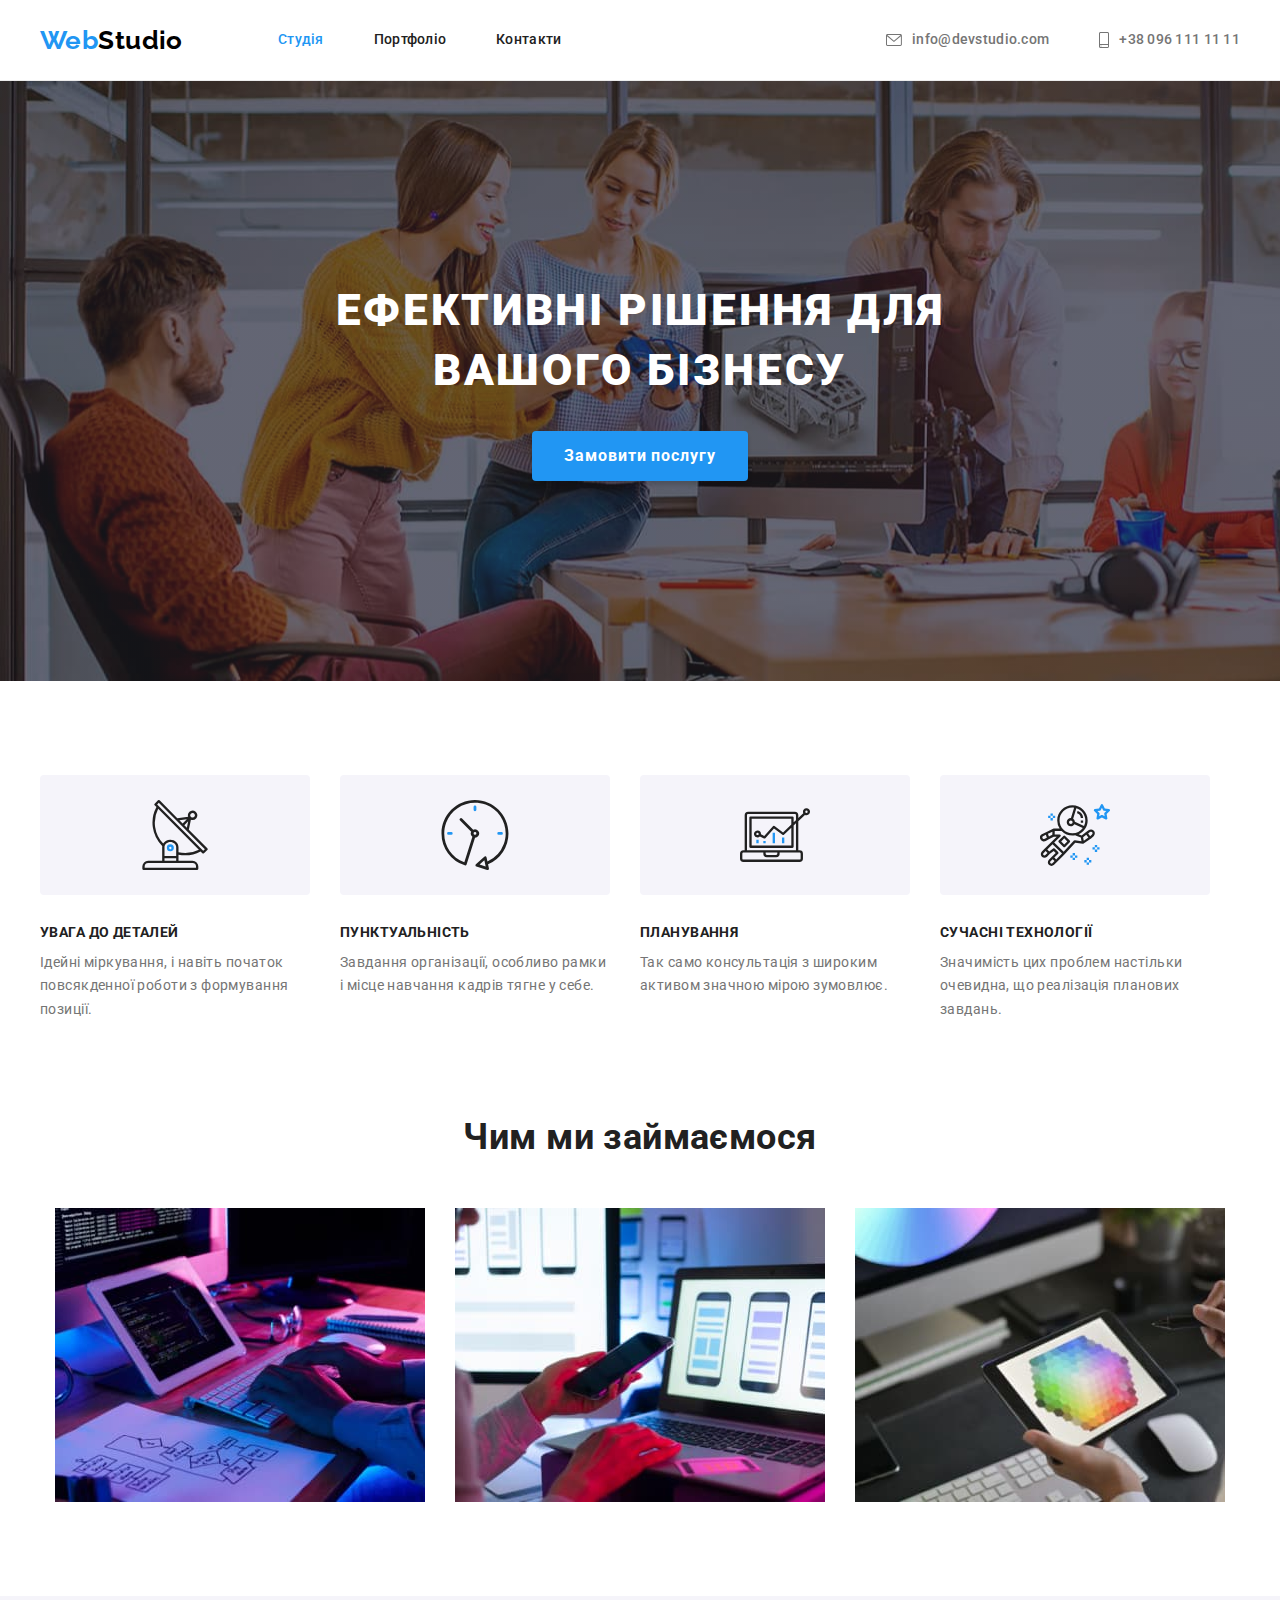
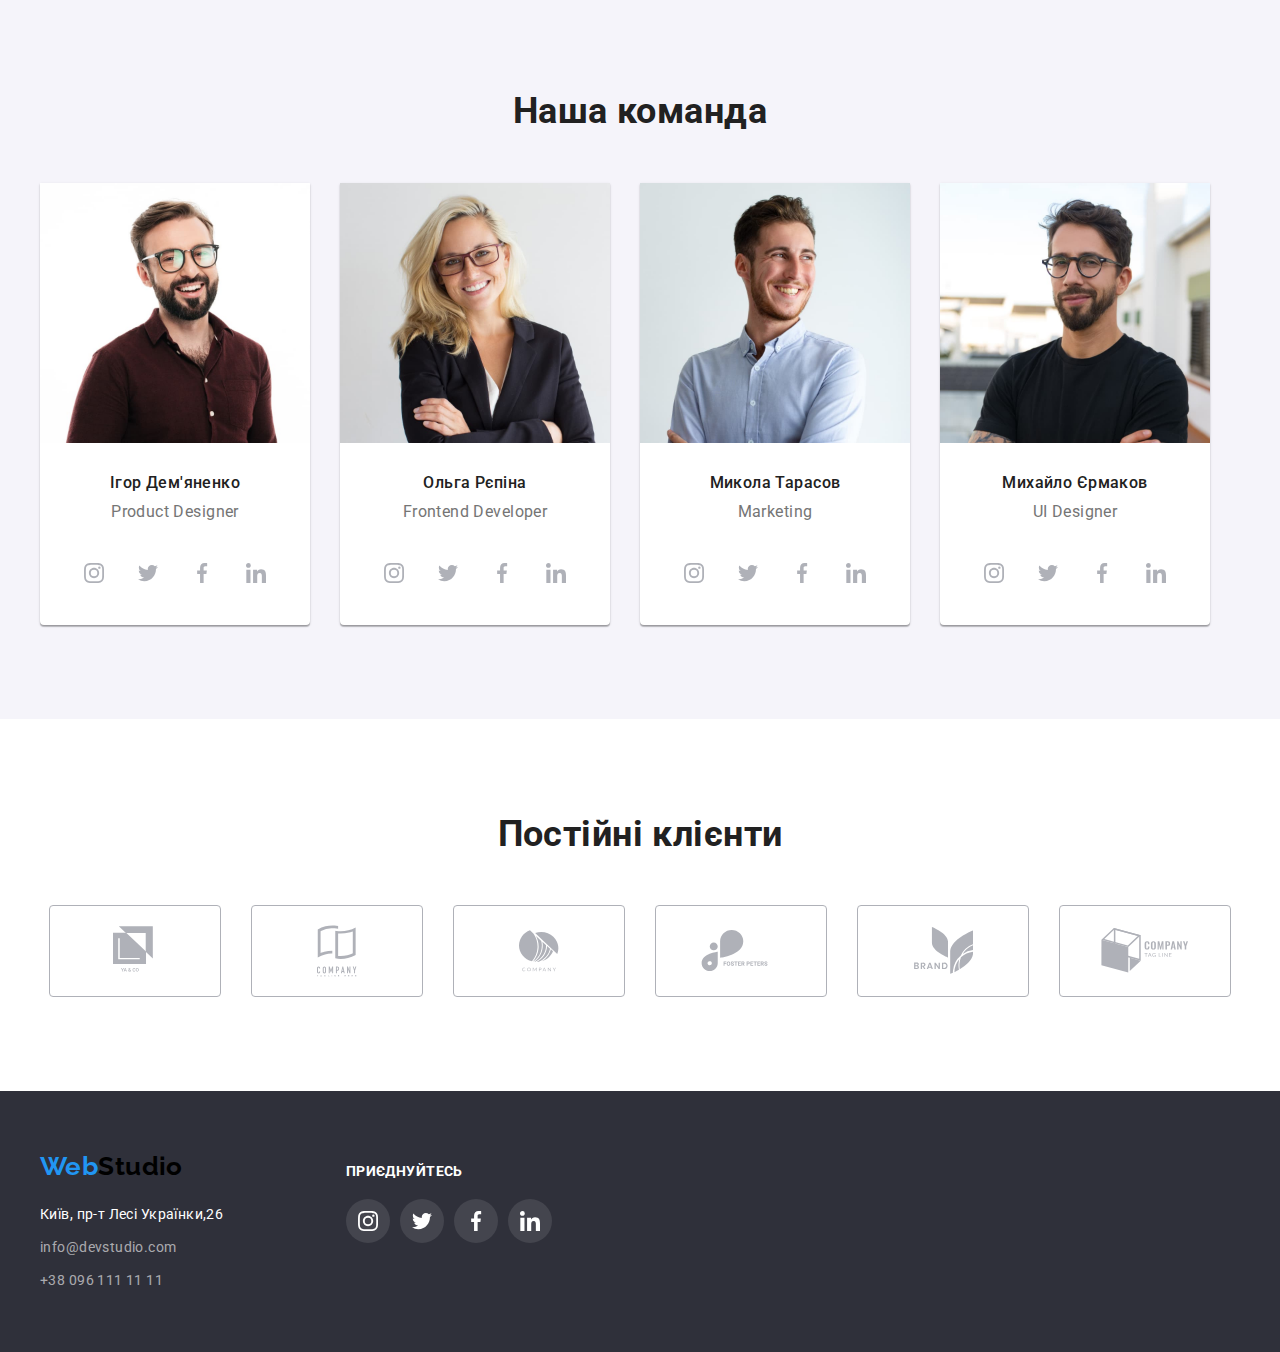
<file: index.html>
<!DOCTYPE html>
<html lang="ua">
<head>
    <meta charset="UTF-8"/>
    <meta http-equiv="X-UA-Compatible" content="IE=edge"/>
    <meta name="viewport" content="width=device-width, initial-scale=1.0"/>
    <title>Document</title>
    <link href="https://fonts.googleapis.com/css2?family=Raleway:wght@700&family=Roboto:wght@400;500;700;900&display=swap"
    rel="stylesheet"/>
  <link rel="stylesheet" href="./css/nornalize.css" />
  <link rel="stylesheet"type="text/css" href="./css/styles.css"/>
</head>
<body>
    <header class="header">
      <div class="container">
        <!--nav-->
        <nav class="nav">
            <a  class="logo link" href="./index.html"><span class="logo-text">Web</span>Studio</a>
            <ul class="list">
              <li class="item">
                <a href="./index.html" class="link current">Студія</a></li>
              <li class="item">
                <a href="./portfolio.html" class="link">Портфоліо</a></li>
              <li class="item">
                <a href="#" class="link">Контакти</a></li>
            </ul>
        </nav>
          <ul  class="contacts list">
          <li class="item">
            <a href="mailto:info@devstudio.com" class="link">
              <svg class="icon" width="16" height="12">
              <use href="./images/img1/fail.svg#icon-mail"></use>
            </svg>info@devstudio.com</a>
        </li>
          <li class="item">
            <a href="tel:+38 096 111 11 11" class="link">
              <svg class="icon" width="10" height="16">
                <use href="./images/img1/fail.svg#icon-smartphone"></use>
              </svg>+38 096 111 11 11</a>
        </li>  
      </ul></div>
    </header>
    <main>
     <section class="hero">
      <div class="container">
        <h1 class="hero-titel">
          ЕФЕКТИВНІ РІШЕННЯ ДЛЯ <br/>
          ВАШОГО БІЗНЕСУ</h1>
        <button type="button"
         class="button" href="button">Замовити послугу</button></div>
             </section>
     <section class="advantages">
      <div class="container">
        <ul class="list">
        <li class="item">
          <div class="icon-box">
            <svg class="icon" width="70" height="70">
              <use href="./images/img1/fail.svg#icon-antenna"></use>
            </svg>
          </div>
          <h3 class="titel">УВАГА ДО ДЕТАЛЕЙ</h3>
          <p class="text">Ідейні міркування,
             і навіть початок повсякденної роботи з формування позиції.</p></li>
        <li class="item">
          <div class="icon-box">
            <svg class="icon" width="70" height="70">
              <use href="./images/img1/fail.svg#icon-clock"></use>
            </svg>
          </div>
          <h3 class="titel">ПУНКТУАЛЬНІСТЬ</h3>
        <p class="text">Завдання організації,
             особливо рамки і місце навчання кадрів тягне у себе.</p></li>
        <li class="item">
          <div class="icon-box">
          <svg class="icon" width="70" height="70">
            <use href="./images/img1/fail.svg#icon-diagram"></use>
          </svg>
        </div><h3 class="titel">ПЛАНУВАННЯ</h3>
        <p class="text">Так само консультація з широким активом значною мірою зумовлює.</p></li>
        <li class="item">
          <div class="icon-box">
            <svg class="icon" width="70" height="70">
              <use href="./images/img1/fail.svg#icon-astronaut"></use>
            </svg>
          </div>
          <h3 class="titel">СУЧАСНІ ТЕХНОЛОГІЇ</h3>
        <p class="text">Значимість цих проблем настільки очевидна, що реалізація планових завдань.</p></li>
        </ul></div>
     </section>
     <section class="work">
      <div class="container">
        <h2 class="titel">Чим ми займаємося</h2>
        <ul  class="list">
        <li class="item">
          <img src="images/images1/work/box 1.jpg" width="370px" height="294"/></li>
        <li class="item">
          <img src="images/images1/work/box 2.jpg" width="370px" height="294"/></li>
        <li class="item">
          <img src="images/images1/work/box 3 (1).jpg" width="370px" height="294"/></li>
    </ul></div>
     </section>
     <section  class="team">
      <div class="container">
        <h2 class="titel">Наша команда</h2>
        <ul class="list">
    <li class="card">
    <img src="images/images1/user/team card 1.jpg" alt="Ігор" width="270"/>
    <h3 class="titel">Ігор Дем'яненко</h3>
    <p class="text">Product Designer</p>
    <ul class="list">
      <li class="item">
        <a class="link" href="https://www.instagram.com/" target="_blank" rel="noopener noreferrer">
          <svg class="icon" width="20" height="20">
            <use href="./images/img1/fail.svg#icon-instagram"></use>
          </svg>
        </a>
      </li>
      <li class="item">
        <a class="link" href="https://twitter.com/" target="_blank" rel="noopener noreferrer"
          ><svg class="icon" width="20" height="20">
            <use href="./images/img1/fail.svg#icon-twitter"></use>
          </svg>
        </a>
      </li>
      <li class="item">
        <a class="link" href="https://www.facebook.com/" target="_blank" rel="noopener noreferrer"
          ><svg class="icon" width="20" height="20">
            <use href="./images/img1/fail.svg#icon-facebook"></use>
          </svg>
        </a>
      </li>
      <li class="item">
        <a class="link" href="https://www.linkedin.com/" target="_blank" rel="noopener noreferrer"
          ><svg class="icon" width="20" height="20">
            <use href="./images/img1/fail.svg#icon-linkedin"></use></svg></a>
      </li>
    </ul>
    </li>
    <li class="card"><img src="images/images1/user/team card 2.jpg" alt="Ольга" width="270"/>
    <h3 class="titel">Ольга Рєпіна</h3>
    <p class="text">Frontend Developer</p>
    <ul class="list">
      <li class="item">
        <a class="link" href="https://www.instagram.com/" target="_blank" rel="noopener noreferrer">
          <svg class="icon" width="20" height="20">
            <use href="./images/img1/fail.svg#icon-instagram"></use></svg></a>
      </li>
      <li class="item">
        <a class="link" href="https://twitter.com/" target="_blank" rel="noopener noreferrer"
          ><svg class="icon" width="20" height="20">
            <use href="./images/img1/fail.svg#icon-twitter"></use></svg></a>
      </li>
      <li class="item">
        <a class="link" href="https://www.facebook.com/" target="_blank" rel="noopener noreferrer"
          ><svg class="icon" width="20" height="20">
            <use href="./images/img1/fail.svg#icon-facebook"></use></svg></a>
      </li>
      <li class="item">
        <a class="link" href="https://www.linkedin.com/" target="_blank" rel="noopener noreferrer"
          ><svg class="icon" width="20" height="20">
            <use href="./images/img1/fail.svg#icon-linkedin"></use>
          </svg>
        </a>
      </li>
    </ul>
  </li>
    <li class="card">
      <img src="images/images1/user/team card 3.jpg" alt="Микола" width="270"/>
    <h3 class="titel">Микола Тарасов</h3>
    <p class="text">Marketing</p>
    <ul class="list">
      <li class="item">
        <a class="link" href="https://www.instagram.com/" target="_blank" rel="noopener noreferrer">
          <svg class="icon" width="20" height="20">
            <use href="./images/img1/fail.svg#icon-instagram"></use></svg></a>
      </li>
      <li class="item">
        <a class="link" href="https://twitter.com/" target="_blank" rel="noopener noreferrer"
          ><svg class="icon" width="20" height="20">
            <use href="./images/img1/fail.svg#icon-twitter"></use></svg></a>
      </li>
      <li class="item">
        <a class="link" href="https://www.facebook.com/" target="_blank" rel="noopener noreferrer"
          ><svg class="icon" width="20" height="20">
            <use href="./images/img1/fail.svg#icon-facebook"></use></svg></a>
      </li>
      <li class="item">
        <a class="link" href="https://www.linkedin.com/" target="_blank" rel="noopener noreferrer"
          ><svg class="icon" width="20" height="20">
            <use href="./images/img1/fail.svg#icon-linkedin"></use></svg></a>
      </li>
    </ul>
  </li>
    <li class="card">
    <img src="images/images1/user/team card 4.jpg" alt="Михайло" width="270"/>
    <h3 class="titel">Михайло Єрмаков</h3>
    <p class="text">UI Designer</p>
    <ul class="list">
      <li class="item">
        <a class="link" href="https://www.instagram.com/" target="_blank" rel="noopener noreferrer">
          <svg class="icon" width="20" height="20">
            <use href="./images/img1/fail.svg#icon-instagram"></use></svg></a>
      </li>
      <li class="item">
        <a class="link" href="https://twitter.com/" target="_blank" rel="noopener noreferrer"
          ><svg class="icon" width="20" height="20">
            <use href="./images/img1/fail.svg#icon-twitter"></use></svg></a>
      </li>
      <li class="item">
        <a class="link" href="https://www.facebook.com/" target="_blank" rel="noopener noreferrer"
          ><svg class="icon" width="20" height="20">
            <use href="./images/img1/fail.svg#icon-facebook"></use></svg></a>
      </li>
      <li class="item">
        <a class="link" href="https://www.linkedin.com/" target="_blank" rel="noopener noreferrer"
          ><svg class="icon" width="20" height="20">
            <use href="./images/img1/fail.svg#icon-linkedin"></use></svg></a>
      </li>
    </ul> 
  </li>
</ul></div>
     </section>
     <section class="clients">
      <div class="container">
        <h2 class="titel">Постійні клієнти</h2>
        <ul class="list clients-box">
          <li class="item">
            <a href="" class="link"
              ><svg class="icon" width="44" height="49">
                <use href="./images/img1/fail.svg#icon-logo-1"></use></svg></a>
          </li>
          <li class="item">
            <a href="" class="link"
              ><svg class="icon" width="40" height="52">
                <use href="./images/img1/fail.svg#icon-logo-2"></use></svg></a>
          </li>
          <li class="item">
            <a href="" class="link"
              ><svg class="icon" width="40" height="42">
                <use href="./images/img1/fail.svg#icon-logo-3"></use></svg></a>
          </li>
          <li class="item">
            <a href="" class="link"
              ><svg class="icon" width="80" height="42">
                <use href="./images/img1/fail.svg#icon-logo-4"></use></svg></a>
          </li>
          <li class="item">
            <a href="" class="link"
              ><svg class="icon" width="59" height="47">
                <use href="./images/img1/fail.svg#icon-logo-5"></use></svg></a>
          </li>
          <li class="item">
            <a href="" class="link"
              ><svg class="icon" width="88" height="45">
                <use href="./images/img1/fail.svg#icon-logo-6"></use></svg></a>
          </li>
        </ul>
      </div>
    </section>
    </main>
    <!--footer-->
    <footer class="footer">
      <div class="container">
        <div class="footer-box">
        <a class="logo link" href="./index.html"><span class="logo-text">Web</span>Studio</a>
           <address id="address" class="address"> 
           <p class="text">Київ, пр-т Лесі Українки,26</p>
        <ul class="list">
          <li><a href="mailto:info@devstudio.com" class="link">info@devstudio.com</a></li>
          <li><a href="tel:+38 096 111 11 11" class="link">+38 096 111 11 11</a></li>
        </ul>
      </address>
    </div>
    <div class="footer-box-links">
      <p class="join">приєднуйтесь</p>
      <ul class="list">
        <li class="item">
          <a class="link" href="https://www.instagram.com/" target="_blank" rel="noopener noreferrer">
            <svg class="icon" width="20" height="20">
              <use href="./images/img1/fail.svg#icon-instagram"></use>
            </svg>
          </a>
        </li>
        <li class="item">
          <a class="link" href="https://twitter.com/" target="_blank" rel="noopener noreferrer"
            ><svg class="icon" width="20" height="20">
              <use href="./images/img1/fail.svg#icon-twitter"></use>
            </svg>
          </a>
        </li>
        <li class="item">
          <a class="link" href="https://www.facebook.com/" target="_blank" rel="noopener noreferrer"
            ><svg class="icon" width="20" height="20">
              <use href="./images/img1/fail.svg#icon-facebook"></use>
            </svg>
          </a>
        </li>
        <li class="item">
          <a class="link" href="https://www.linkedin.com/" target="_blank" rel="noopener noreferrer"
            ><svg class="icon" width="20" height="20">
              <use href="./images/img1/fail.svg#icon-linkedin"></use></svg></a>
        </li>
      </ul>
    </div>
  </div>
    </footer>
  </body>
</html>
</file>
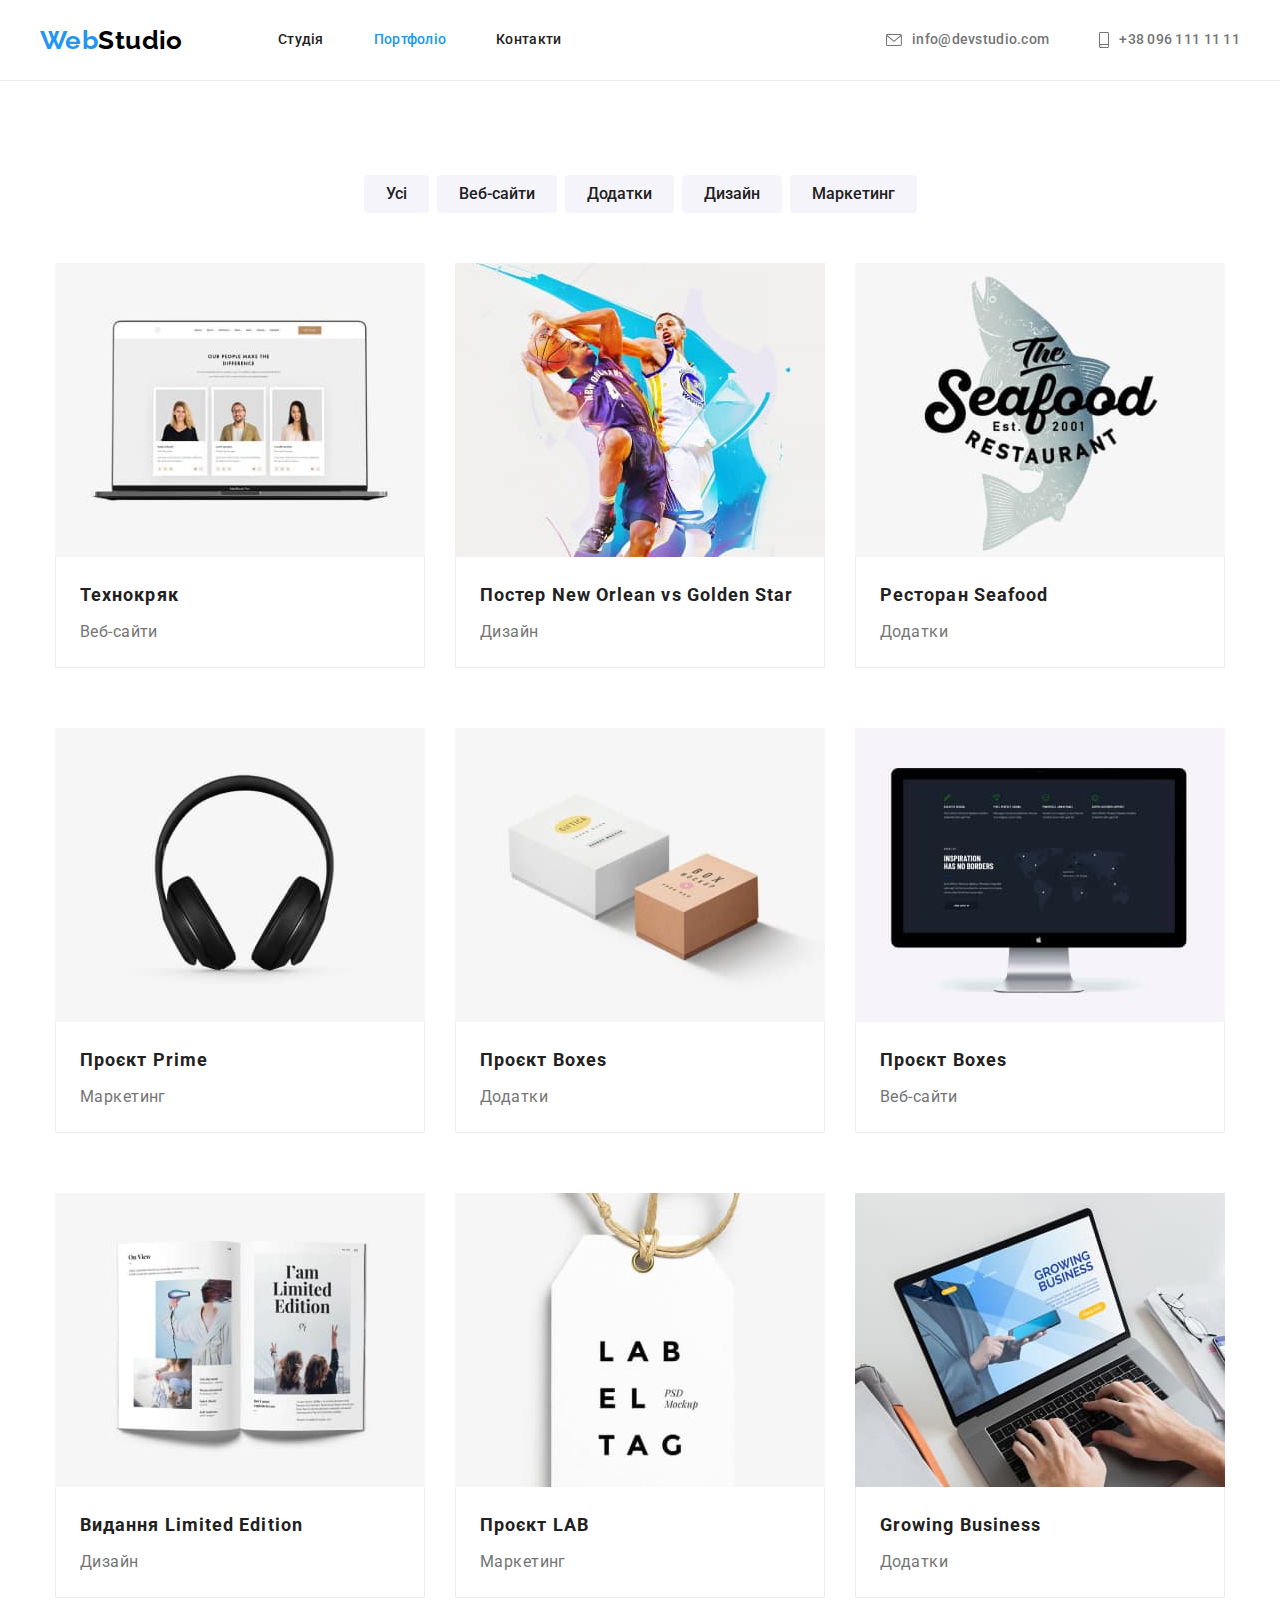
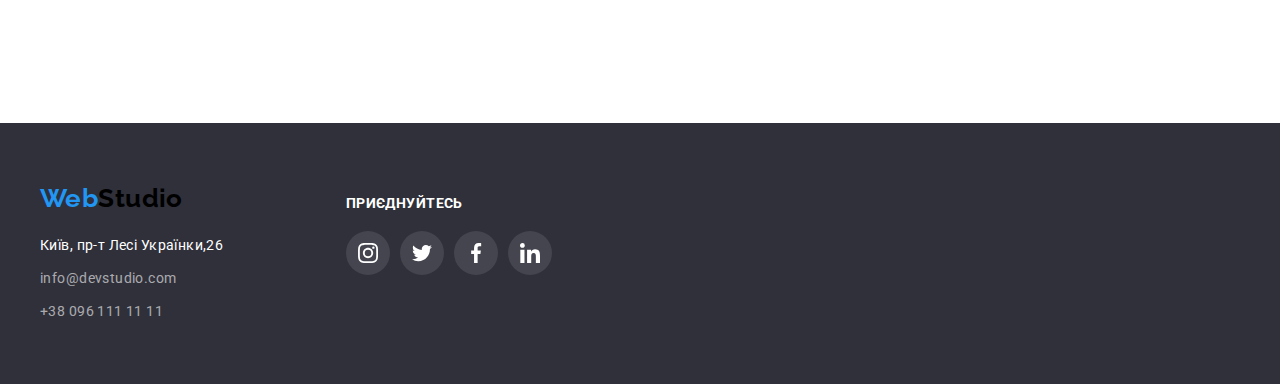
<file: portfolio.html>
<!DOCTYPE html>
<html lang="ua">
<head>
    <meta charset="UTF-8"/>
    <meta http-equiv="X-UA-Compatible" content="IE=edge"/>
    <meta name="viewport" content="width=device-width, initial-scale=1.0"/>
    <title>Document</title>
    <link
    href="https://fonts.googleapis.com/css2?family=Raleway:wght@700&family=Roboto:wght@400;500;700;900&display=swap"
    rel="stylesheet"
  />
  <link rel="stylesheet" href="./css/nornalize.css"/>
  <link rel="stylesheet" href="./css/styles.css">
</head>
<body>
    <header class="header">
        <div class="container">
        <nav class="nav">
            <a href="./index.html" class="logo link">
              <span class="logo-text">Web</span>Studio</a>
            <ul class="list">
              <li class="item">
                <a href="./index.html" class="link">Студія</a></li>
              <li class="item">
                <a href="./portfolio.html" class="link current">Портфоліо</a></li>
              <li class="item">
                <a href="#address" class="link">Контакти</a></li>
            </ul>
          </nav>
          <ul class="contacts list">
            <li class="item">
              <a href="mailto:info@devstudio.com" class="link">
                <svg class="icon" width="16" height="12">
                <use href="./images/img1/fail.svg#icon-mail"></use>
              </svg>info@devstudio.com</a>
          </li>
            <li class="item">
              <a href="tel:+38 096 111 11 11" class="link">
                <svg class="icon" width="10" height="16">
                  <use href="./images/img1/fail.svg#icon-smartphone"></use>
                </svg>+38 096 111 11 11</a>
          </li>  
    </ul></div>
    </header>
    <main>
<section class="galerry">
    <div class="container">
<ul class="list">
   <li class="item"><button  type="button" class="galerry-button">Усі</button></li>
   <li class="item"><button  type="button" class="galerry-button">Веб-сайти</button></li>
   <li class="item"><button  type="button" class="galerry-button">Додатки</button></li>
   <li class="item"><button  type="button" class="galerry-button">Дизайн</button></li>
   <li class="item"><button  type="button" class="galerry-button">Маркетинг</button></li>
</ul>
<ul class="list">
    <li class="galerry-card">
        <a href="" class="link galerry-card">
        <img src="images/images2/img 1.jpg"
             alt="Технокряк"
             width="370"
             height="294"/>
             <div class="info"><h3 class="titel">Технокряк</h3>
        <p>Веб-сайти</p></div></a>
        </li>
    <li class="galerry-card">
        <a href=""  class="link galerry-card">
        <img src="images/images2/img 2.jpg"
             alt="Постер New Orlean vs Golden Star"
             width="370"
             height="294"/>
             <div class="info">
            <h3 class="titel">Постер New Orlean vs Golden Star</h3>
        <p>Дизайн</p></div></a> 
        </li>
    <li class="galerry-card"><a href="" class="link galerry-card">
        <img src="images/images2/img 3.jpg"
             alt="Ресторан Seafood"
             width="370"
             height="294"/>
             <div class="info">
                <h3 class="titel">Ресторан Seafood</h3>
        <p>Додатки</p></div></a>
           </li>
    <li class="galerry-card"><a href="" class="link galerry-card">
        <img src="images/images2/img 4.jpg" 
             alt="Проєкт Prime"
             width="370"
             height="294"/>
             <div class="info">
                <h3 class="titel">Проєкт Prime</h3>
        <p>Маркетинг</p></div></a>
           </li>
    <li class="galerry-card"><a href="" class="link galerry-card">
        <img src="images/images2/img 5.jpg"
             alt="Проєкт Boxes"
             width="370"
             height="294"/>
             <div class="info">
                <h3 class="titel">Проєкт Boxes</h3>
        <p>Додатки</p></div></a>
           </li>
    <li class="galerry-card"><a href="" class="link galerry-card">
        <img src="images/images2/img 6.jpg"
             alt="Inspiration has no Borders"  
             width="370"
             height="294"/>
             <div class="info">
                <h3 class="titel">Проєкт Boxes</h3>
        <p>Веб-сайти</p></div></a>
        </li>
    <li class="galerry-card"><a href="" class="link galerry-card">
        <img src="images/images2/img 7.jpg"
             alt="Видання Limited Edition"
             width="370"
             height="294"/>
             <div class="info">
                <h3 class="titel">Видання Limited Edition</h3>
        <p>Дизайн</p></div></a> 
        </li>
    <li class="galerry-card"><a href="" class="link galerry-card">
        <img src="images/images2/img 8.jpg"
             alt="Проєкт LAB"
             width="370"
             height="294"/>
             <div class="info">
                <h3 class="titel">Проєкт LAB</h3>
        <p>Маркетинг</p></div></a>
        </li>
    <li class="galerry-card"><a href="" class="link galerry-card">
        <img src="images/images2/img 9.jpg"
             alt="Growing Business"
             width="370"
             height="294"/>
             <div class="info">
                <h3 class="titel">Growing Business</h3>
        <p>Додатки</p></div></a>
        </li>
    </ul>
  </div>
</section>
</main>
<footer class="footer">
    <div class="container">
      <div class="footer-box">
        <a href="inedex.html" class="logo link">
            <span class="logo-text">Web</span>Studio</a>
            <address id="address" class="address">
           <p class="text">Київ, пр-т Лесі Українки,26</p>
           <ul class="list">
        <li><a href="mailto:info@devstudio.com" class="link">info@devstudio.com</a></li>
        <li><a href="tel:+38 096 111 11 11" class="link">+38 096 111 11 11</a></li>
        </ul>
     </address>
    </div>
        <div class="footer-box-links">
      <p class="join">приєднуйтесь</p>
      <ul class="list">
        <li class="item">
          <a class="link" href="https://www.instagram.com/" target="_blank" rel="noopener noreferrer">
            <svg class="icon" width="20" height="20">
              <use href="./images/img1/fail.svg#icon-instagram"></use>
            </svg>
          </a>
        </li>
        <li class="item">
          <a class="link" href="https://twitter.com/" target="_blank" rel="noopener noreferrer"
            ><svg class="icon" width="20" height="20">
              <use href="./images/img1/fail.svg#icon-twitter"></use>
            </svg>
          </a>
        </li>
        <li class="item">
          <a class="link" href="https://www.facebook.com/" target="_blank" rel="noopener noreferrer"
            ><svg class="icon" width="20" height="20">
              <use href="./images/img1/fail.svg#icon-facebook"></use>
            </svg>
          </a>
        </li>
        <li class="item">
          <a class="link" href="https://www.linkedin.com/" target="_blank" rel="noopener noreferrer"
            ><svg class="icon" width="20" height="20">
              <use href="./images/img1/fail.svg#icon-linkedin"></use></svg></a>
        </li>
      </ul>
    </div>
    </div>
</footer>
</body>
</html>
</file>
<file: css/nornalize.css>
html {
    line-height: 1.15; 
    -webkit-text-size-adjust: 100%; 
  }
  
  
  body {
    margin: 0;
  }
  
  
  main {
    display: block;
  }
  

  h1 {
    font-size: 2em;
    margin: 0.67em 0;
  }
  

  hr {
    box-sizing: content-box; 
    height: 0;
    overflow: visible; 
  }
  
  
  pre {
    font-family: monospace, monospace; 
    font-size: 1em;
  }
  

  a {
    background-color: transparent;
  }
  
  
  abbr[title] {
    border-bottom: none; 
    text-decoration: underline; 
    text-decoration: underline dotted; 
  }
  
  b,
  strong {
    font-weight: bolder;
  }
  
  code,
  kbd,
  samp {
    font-family: monospace, monospace;
    font-size: 1em; 
  }
    
  small {
    font-size: 80%;
  }
    sub,
  sup {
    font-size: 75%;
    line-height: 0;
    position: relative;
    vertical-align: baseline;
  }
  
  sub {
    bottom: -0.25em;
  }
  
  sup {
    top: -0.5em;
  }

  img {
    border-style: none;
  } 
  button,
  input,
  optgroup,
  select,
  textarea {
    font-family: inherit;
    font-size: 100%;
    line-height: 1.15;
    margin: 0; 
  }

  button,
  input {
    overflow: visible;
  }
  
  button,
  select {
    text-transform: none;
  }
  
  button,
  [type="button"],
  [type="reset"],
  [type="submit"] {
    -webkit-appearance: button;
  }
  
  button::-moz-focus-inner,
  [type="button"]::-moz-focus-inner,
  [type="reset"]::-moz-focus-inner,
  [type="submit"]::-moz-focus-inner {
    border-style: none;
    padding: 0;
  }
  
  button:-moz-focusring,
  [type="button"]:-moz-focusring,
  [type="reset"]:-moz-focusring,
  [type="submit"]:-moz-focusring {
    outline: 1px dotted ButtonText;
  }
  
  fieldset {
    padding: 0.35em 0.75em 0.625em;
  }
 
  legend {
    box-sizing: border-box; 
    color: inherit; 
    display: table; 
    max-width: 100%;
    padding: 0;
    white-space: normal; }
  
  progress {
    vertical-align: baseline;
  }
  
  
  textarea {
    overflow: auto;
  }
  
  
  [type="checkbox"],
  [type="radio"] {
    box-sizing: border-box;
    padding: 0; 
  }
  

  [type="number"]::-webkit-inner-spin-button,
  [type="number"]::-webkit-outer-spin-button {
    height: auto;
  }
  
  [type="search"] {
    -webkit-appearance: textfield; 
    outline-offset: -2px; 
  }
  
  
  
  [type="search"]::-webkit-search-decoration {
    -webkit-appearance: none;
  }
  
  
  ::-webkit-file-upload-button {
    -webkit-appearance: button; 
    font: inherit; 
  }
  
  details {
    display: block;
  }
  summary {
    display: list-item;
  }
  
template {
    display: none;
  }
</file>
<file: css/styles.css>
:root {
    --primary-text-color: #757575;
    --primary-bg-color: #ffffff;
    --secondary-bg-color: #f5f4fa;
    --footer-hero-bg-color: #2f303a;
    --titel-link-color: #212121;
    --secondary-link-color: #757575;
    --accent-color: #2196f3;
    --logo-up-color: #000000;
    --logo-down-color: #ffffff;
    --address-color: #ffffff;
    --address-secondary-color: rgba(255, 255, 255, 0.6);
    --logo-company-color: #afb1b8;
  }
  body {
    color: var(--primary-text-color);
    background-color: var(--primery-bg-color);
    font-family: Roboto, sans-serif;
    font-size: 14px;
    line-height: 1.71;
    letter-spacing: 0.03em; }

    /* список*/
  .list {
    list-style: none;
    padding: 0;
    margin: 0;
  }
  /* силочки */
  .link {
    text-decoration: none;
  }

  /*заголовки*/
  .titel {
    color: var(--titel-link-color);
    font-weight: 700;
    font-size: 36px;
    line-height: 1.17;
    text-align: center;
  }

  h2.titel {
    margin-top: 0;
    margin-bottom: 50px;
  }
  /*контейнер*/
  .container {
    margin-right: auto;
    margin-left: auto;
    width: 1200px;
    padding-left: 15px;
    padding-right: 15px;
  }
  .header {
    border-bottom: 1px solid #ececec;
  }
  
  .header > .container {
    display: flex;
    justify-content: space-between;
  }
  
  .nav {
    display: flex;
    justify-content: space-between;
    align-items: center;
  }
  .nav > .list {
    display: flex;
    padding: 0px;
  }
    
  .logo {
    margin-right: 93px;
    color: var(--logo-up-color);
    font-family: Raleway, sans-serif;
    font-weight: 700;
    font-size: 26px;
    line-height: 1.19;
    width: 145px;
    height: 31px;
  }
  .footer > .logo {
    color: var(--logo-down-color);
  }
  .logo-text {
    color: var(--accent-color);
  }
  
  .nav > .list .link {
    display: block;
    padding-top: 32px;
    padding-bottom: 32px;
    color: var(--titel-link-color);
    font-weight: 500;
    font-size: 14px;
    line-height: 1.14;
    letter-spacing: 0.02em;
  }
  .nav > .list > .item:not(:last-child) {
    margin-right: 50px;
  }
  .nav > .list .link:hover,
  .nav > .list .link:focus {
    color: var(--accent-color);
  }
  .nav > .list .link.current {
    color: var(--accent-color);
  }
  .contacts.list {
    display: flex;
    align-items: center;
  }
  
  .contacts > .item:not(:last-child) {
    padding-left: 0px;
    margin-right: 50px;
  }
  
  
  .contacts .link {
    display: flex;
    align-items: center;
    padding-top: 32px;
    padding-bottom: 32px;

    color: var(--secondary-link-color);
    font-weight: 500;
    font-size: 14px;
    line-height: 1.14;
    letter-spacing: 0.02em;
  }
  .contacts .link:hover,
  .contacts .link:focus,
  .contacts .icon:hover,
  .contacts .icon:focus {
    --color4: var(--accent-color);
    color: var(--accent-color);
  }
  .contacts .icon {
    margin-right: 10px;
  }
  /*hero*/
  .hero {
    padding: 200px 0;
    margin-right: auto;
    margin-left: auto;
    max-width: 1600px;
    background-color: var(--footer-hero-bg-color);
    background-image: linear-gradient(rgba(47, 48, 58, 0.4), rgba(47, 48, 58, 0.4)), url(../images/img1/Img.jpg);
}
  
  .hero > .container {
    display: flex;
    flex-direction: column;
    align-items: center;
    justify-content: center;
  }
  
  .hero-titel {
    margin-top: 0px;
    margin-bottom: 30px;

    color: var(--primary-bg-color);
    font-weight: 900;
    font-size: 44px;
    line-height: 1.36;
    text-align: center;
    letter-spacing: 0.06em;
    text-transform: uppercase;
  }
  .button {
    padding: 10px 32px;
    border: none;
    border-radius: 4px;
    box-shadow: 0px 4px 4px rgba(0, 0, 0, 0.15);
    color: var(--primary-bg-color);
    background-color: var(--accent-color);
    font-family: inherit;
    font-weight: 700;
    font-size: 16px;
    line-height: 1.87;
    letter-spacing: 0.06em;
  }
.button:hover,
.button:focus {
  color: var(--accent-color);
  background-color: var(--primary-bg-color);
}
.advantages {
  padding-top: 94px;
  margin-bottom: 94px;
}
.advantages > .container > .list {
  display: flex;
}

  .advantages .titel {
    margin-top: 0px;
    margin-bottom: 10px;
    font-weight: 700;
    font-size: 14px;
    line-height: 1.14;
    text-transform: uppercase;
    text-align: start;
  }
  .advantages .item > .text {
    margin: 0;
  }
  
  .advantages .item {
    width: 270px;
  }
  
  .advantages .item:not(:last-child) {
    margin-right: 30px;
  }
  .icon-box {
    display: flex;
    justify-content: center;
    align-items: center;
    height: 120px;
    margin-bottom: 30px;
    border-radius: 4px;
  
    background-color: var(--secondary-bg-color);
  }
  /*work*/
  .work {
    margin-bottom: 94px;
  }
   
  .work .list {
    display: flex;
    justify-content: center;
  }
  
  .work .list > .item:not(:last-child) {
    margin-right: 30px;
  }
  .work .list > .item > img {
    display: block;
  }
  /*командф*/
  .team {
    padding-top: 94px;
   padding-bottom: 94px;

    background-color: var(--secondary-bg-color);
  }
  
  .team .titel {
    margin: 0;
    margin-bottom: 50px;
  }
  
  .team .list {
    display: flex;
  }
  
  .card:not(:last-child) {
    margin-right: 30px;
  }
  .card {
     background-color: var(--primary-bg-color);
     padding-bottom: 30px;
     box-shadow: 0px 1px 3px rgba(0, 0, 0, 0.12), 0px 1px 1px rgba(0, 0, 0, 0.14), 0px 2px 1px rgba(0, 0, 0, 0.2);
     border-radius: 0px 0px 4px 4px;
  }
  .card > .titel {
    padding-top: 30px;
    margin: 0;
    margin-bottom: 10px;
    font-weight: 500;
    font-size: 16px;
    line-height: 1.19;
  }
  .card > .text {
    padding-bottom: 30px;
    margin: 0;
    font-size: 16px;
    line-height: 1.19;
    text-align: center;
  }
  .card > img {
    display: block;
  }
  .card > .list {
    justify-content: center;
  }
  
  .team .link {
    height: 44px;
    width: 44px;
    display: inline-flex;
    justify-content: center;
    align-items: center;
    border-radius: 50%;
  }
  
  .team .item:not(:last-child) {
    margin-right: 10px;
  }
  
  .team .link:hover,
  .team .link:focus {
    background-color: var(--accent-color);
    --color3: var(--primary-bg-color);
  }
  
  /* клиен */
  .clients {
    padding-bottom: 94px;
    padding-top: 94px;
  }
  
  .clients-box {
    display: flex;
    justify-content: center;
  }
  
  .clients-box > .item:not(:last-child) {
    margin-right: 30px;
  }
  
  .clients-box .link {
    display: flex;
    align-items: center;
    justify-content: center;
  
    width: 170px;
    height: 90px;
    --color3: var(--logo-company-color);
    border: 1px solid var(--color3);
    border-radius: 4px;
  }
  
  .clients-box .link:hover,
  .clients-box .link:focus {
    --color3: var(--accent-color);
  }
  
  /* fot */

  .footer {
    background-color: var(--footer-hero-bg-color);
    padding: 60px 0;
  }
  .footer > .container {
    display: flex;
  }
  .footer-box-links > .list {
    display: flex;
  }
  .footer-box-links {
    padding-top: 12px;
    margin-left: 70px;
  }
  .footer-box-links .item:not(:last-child) {
    margin-right: 10px;
  }
  .footer-box-links .link {
    display: flex;
    align-items: center;
    justify-content: center;
    width: 44px;
    height: 44px;
    border-radius: 50%;
  
    background-color: rgba(255, 255, 255, 0.1);
    --color3: var(--logo-down-color);
  }
  .footer-box-links .link:hover,
  .footer-box-links .link:focus {
    background-color: var(--accent-color);
  }
  
  .address > .text {
    margin: 0;
    margin-top: 20px;
  }
  .address {
    color: var(--address-color);
    font-style: normal;
  }
  .address .link {
    color: var(--address-secondary-color);
    display: inline-block;
    margin-top: 9px;
  }
  .address .link:hover,
  .address .link:focus {
    color: var(--accent-color);
}
.join {
  margin: 0;
  margin-bottom: 20px;

  color: var(--logo-down-color);

  font-weight: 700;
  line-height: 1.143;
  text-transform: uppercase;
}

/*portfolio*/
.galerry {
  padding-top: 94px;
  padding-bottom: 94px;
}
.galerry > .container > .list {
  display: flex;
  justify-content: center;
  flex-wrap: wrap;
}

.galerry .list:first-of-type {
  margin-bottom: 50px;
}

.galerry .item:not(:last-child) {
  margin-right: 8px;
}
/*button*/

  .galerry-button {
    padding: 6px 22px;
    border-radius: 4px;
    border: none;
    color: var(--titel-link-color);
    background-color: var(--secondary-bg-color);
    font-family: Roboto, sans-serif;
    font-weight: 500;
    font-size: 16px;
    line-height: 1.63;
  }
  .galerry-button:hover,
  .galerry-button:focus {
    color: var(--primary-bg-color);
    background-color: var(--accent-color);
  }
  .galerry-card {
    color: var(--primary-text-color);
    font-size: 16px;
    line-height: 1.88;
  }
  .galerry-card:hover,
  .galerry-card:focus {
  box-shadow: 0px 1px 1px rgba(0, 0, 0, 0.12), 0px 4px 4px rgba(0, 0, 0, 0.06), 1px 4px 6px rgba(0, 0, 0, 0.16);
}

  .galerry-card .titel {
    margin: 0;
    margin-bottom: 4px;  
    font-weight: 700;
    font-size: 18px;
    line-height: 2;
    letter-spacing: 0.06em;
    text-align: start;
  }
  .galerry-card:not(:nth-child(3n + 3)) {
    margin-right: 30px;
  }
  
  .galerry-card:not(:nth-last-child(-n + 3)) {
    margin-bottom: 30px;
  }
  
  .galerry-card img {
    display: block;
  }
  
  .galerry-card > .link {
    color: inherit;
  }
  
  .galerry-card p {
    display: inline-block;
    margin: 0;
  }
  
  .info {
    padding: 20px 24px;
    border-right: 1px solid #eeeeee;
    border-left: 1px solid #eeeeee;
    border-bottom: 1px solid #eeeeee;
  }
</file>
